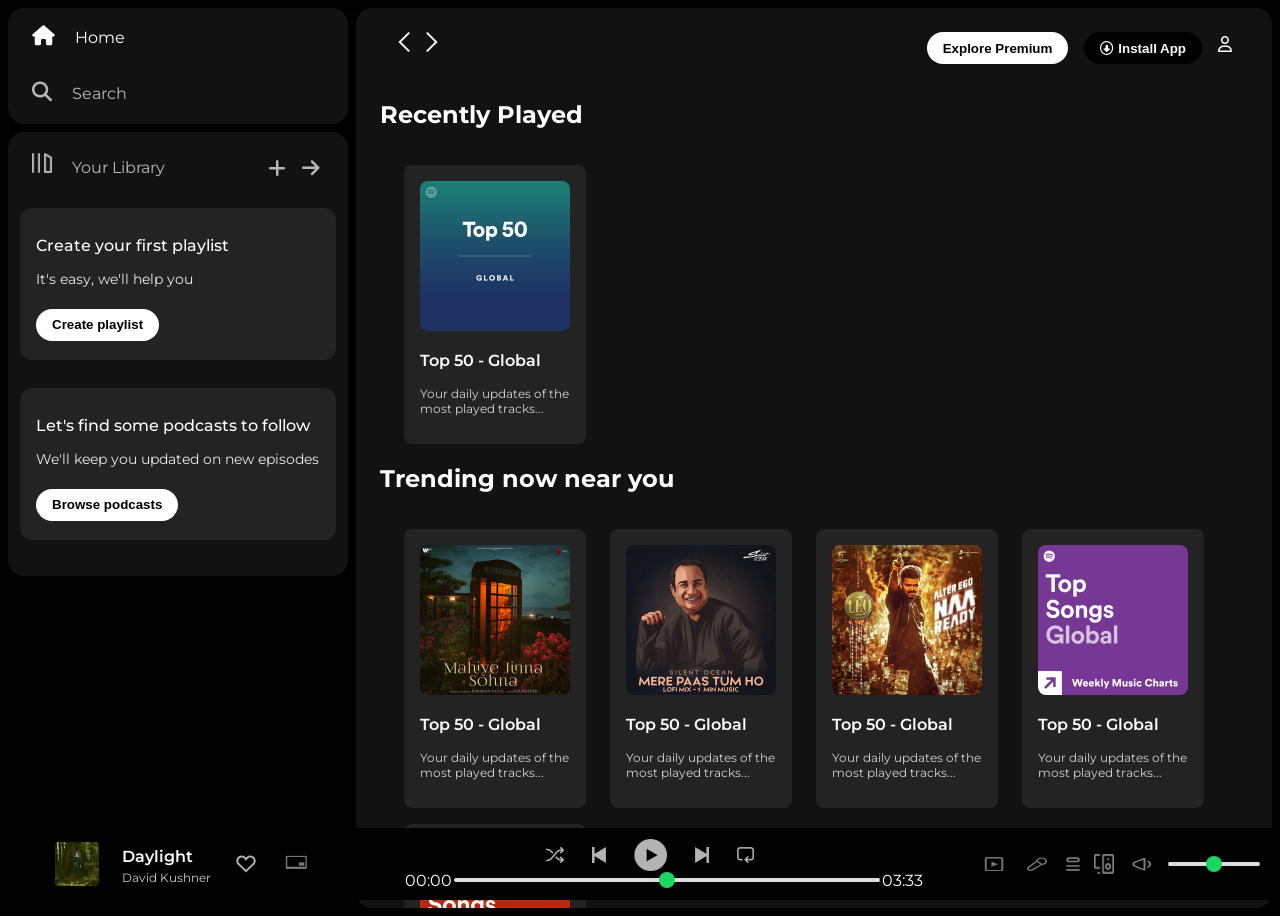
<file: index.html>
<!DOCTYPE html>
<html lang="en">
<head>
  <meta charset="UTF-8">
  <meta name="viewport" content="width=device-width, initial-scale=1.0">
  <link rel="stylesheet" href="https://cdnjs.cloudflare.com/ajax/libs/font-awesome/6.5.2/css/all.min.css" integrity="sha512-SnH5WK+bZxgPHs44uWIX+LLJAJ9/2PkPKZ5QiAj6Ta86w+fsb2TkcmfRyVX3pBnMFcV7oQPJkl9QevSCWr3W6A==" crossorigin="anonymous" referrerpolicy="no-referrer" />
  <link rel="icon" href="./assets/logo.png">
  <title>Spotify - Web Player: Music for everyone</title>
  <link rel="stylesheet" href="stylesheet.css">
  <link rel="preconnect" href="https://fonts.googleapis.com">
<link rel="preconnect" href="https://fonts.gstatic.com" crossorigin>
<link href="https://fonts.googleapis.com/css2?family=Montserrat:ital,wght@0,100..900;1,100..900&display=swap" rel="stylesheet">
</head>
<body>
  <div class="main">
    <button class="hamburger">
      <span></span>
      <span></span>
      <span></span>
    </button>
    <div class="sidebar-container">
      <div class="sidebar">
        <div class="nav">
          <div class="nav-option" style="opacity: 1;">
            <i class="fa-solid fa-house"></i>
            <a href="#">Home</a>
          </div>
          <div class="nav-option">
            <i class="fa-solid fa-magnifying-glass"></i>
            <a href="#">Search</a>
          </div>
        </div>
        <div class="library">
          <div class="options">
            <div class="lib-option nav-option">
              <img src="./assets/library_icon.png">
              <a href="#">Your Library</a>
            </div>
            <div class="icons">
              <i class="fa-solid fa-plus"></i>
              <i class="fa-solid fa-arrow-right"></i>
            </div>
          </div>
          <div class="lib-box">
            <div class="box">
              <p class="box-p1">Create your first playlist</p>
              <p class="box-p2">It's easy, we'll help you</p>
              <button class="badge">Create playlist</button>
            </div>
            <div class="box">
              <p class="box-p1">Let's find some podcasts to follow</p>
              <p class="box-p2">We'll keep you updated on new episodes</p>
              <button class="badge">Browse podcasts</button>
            </div>
          </div>
        </div>
      </div>
    </div>
    
    <div class="main-content">
      <div class="sticky-nav">
        <div class="sticky-nav-icons">
          <img src="./assets/backward_icon.png">
          <img src="./assets/forward_icon.png" class="hide">
        </div>
        <div class="sticky-nav-options">
          <button class="badge nav-item hide">Explore Premium</button>
          <button class="badge nav-item dark-badge"><i class="fa-regular fa-circle-down" style="margin-right: 5px;"></i>Install App</button>
          <i class="fa-regular fa-user nav-item"></i>
        </div>  
      </div>

      <h2>Recently Played</h2>
      <div class="card-container">
        <div class="card">
          <img src="./assets/card1img.jpeg" class="card-img">
          <p class="card-title">Top 50 - Global</p>
          <p class="card-info">Your daily updates of the most played tracks... </p>
        </div>
      </div>

      <h2>Trending now near you</h2>
      <div class="card-container">
        <div class="card">
          <img src="./assets/card2img.jpeg" class="card-img">
          <p class="card-title">Top 50 - Global</p>
          <p class="card-info">Your daily updates of the most played tracks... </p>
        </div>
        <div class="card">
          <img src="./assets/card3img.jpeg" class="card-img">
          <p class="card-title">Top 50 - Global</p>
          <p class="card-info">Your daily updates of the most played tracks... </p>
        </div>
        <div class="card">
          <img src="./assets/card4img.jpeg" class="card-img">
          <p class="card-title">Top 50 - Global</p>
          <p class="card-info">Your daily updates of the most played tracks... </p>
        </div>
        <div class="card">
          <img src="./assets/card5img.jpeg" class="card-img">
          <p class="card-title">Top 50 - Global</p>
          <p class="card-info">Your daily updates of the most played tracks... </p>
        </div>
        <div class="card">
          <img src="./assets/card6img.jpeg" class="card-img">
          <p class="card-title">Top 50 - Global</p>
          <p class="card-info">Your daily updates of the most played tracks... </p>
        </div>
      </div>

      <h2>Featured Charts</h2>
      <div class="card-container">
        <div class="card">
          <img src="./assets/card5img.jpeg" class="card-img">
          <p class="card-title">Top Songs - Global</p>
          <p class="card-info">Your weekly updates of the most played tracks... </p>
        </div>
        <div class="card">
          <img src="./assets/card6img.jpeg" class="card-img">
          <p class="card-title">Top Songs - India</p>
          <p class="card-info">Your weekly updates of the most played tracks... </p>
        </div>
        <div class="card">
          <img src="./assets/card1img.jpeg" class="card-img">
          <p class="card-title">Top 50 - Global</p>
          <p class="card-info">Your daily updates of the most played tracks... </p>
        </div>
      </div>
      <div class="footer">
        <div class="line"></div>
      </div>
    </div>
    <div class="music-player">
      <div class="album">
        <img src="./assets/album_picture.jpeg" class="album-picture">
        <div>
          <p class="card-title album-title">Daylight</p>
          <p class="card-info album-title album-info">David Kushner</p>
        </div>
        <img src="./assets/album_icon1.png" class="album-icon1">
        <img src="./assets/album_icon2.png" class="album-icon2">
      </div>
      <div class="player">
        <div class="player-controls">
          <img src="./assets/player_icon1.png" class="player-control-icon">
          <img src="./assets/player_icon2.png" class="player-control-icon">
          <img src="./assets/player_icon3.png" class="player-control-icon" style="height: 2rem;">
          <img src="./assets/player_icon4.png" class="player-control-icon">
          <img src="./assets/player_icon5.png" class="player-control-icon">
        </div>
        <div class="playback-bar">
          <span class="curr-time">00:00</span>
          <input type="range" min="0" max="100" class="progress-bar" step="1">
          <span class="tot-time">03:33</span>
        </div>
      </div>
      <div class="controls">
        <img src="./assets/controls_icon1.png" class="controls-img">
        <img src="./assets/controld_icon2.png" class="controls-img">
        <img src="./assets/controls_icon3.png" class="controls-img1">
        <img src="./assets/controls_icon4.png" class="controls-img1">
        <img src="./assets/controls_icon5.png" class="controls-img">
        <input type="range" min="0" max="100" step="1" class="progress-bar" style="width:30%">
      </div>
    </div>
  </div>
  <script>
    document.addEventListener('DOMContentLoaded', function() {
      const hamburger = document.querySelector('.hamburger');
      const sidebarContainer = document.querySelector('.sidebar-container');
      const mainContent = document.querySelector('.main-content');

      if (hamburger && sidebarContainer) {
        hamburger.addEventListener('click', function(event) {
          event.stopPropagation();
          sidebarContainer.classList.toggle('active');
          this.classList.toggle('active');
        });

        document.addEventListener('click', function(event) {
          if (sidebarContainer.classList.contains('active') &&
              !sidebarContainer.contains(event.target) &&
              !hamburger.contains(event.target)) {
            sidebarContainer.classList.remove('active');
            hamburger.classList.remove('active');
          }
        });

        if (mainContent) {
          mainContent.addEventListener('click', function() {
            if (sidebarContainer.classList.contains('active')) {
              sidebarContainer.classList.remove('active');
              hamburger.classList.remove('active');
            }
          });
        }
      }
    });
  </script>
</body>
</html>
</file>
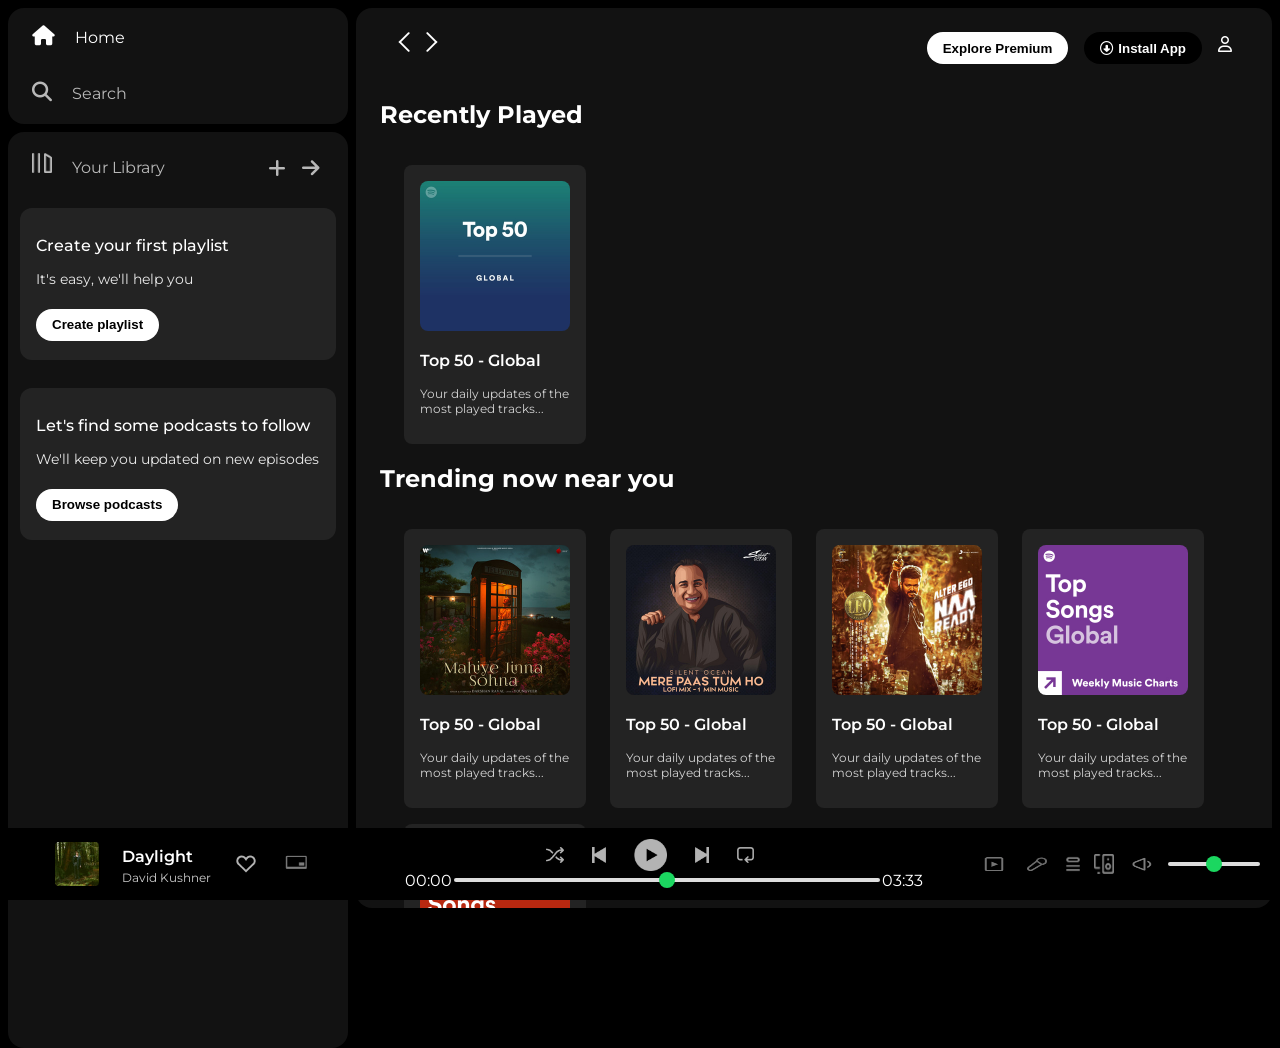
<file: spotify.html>
<!DOCTYPE html>
<html lang="en">
<head>
  <meta charset="UTF-8">
  <meta name="viewport" content="width=device-width, initial-scale=1.0">
  <link rel="stylesheet" href="https://cdnjs.cloudflare.com/ajax/libs/font-awesome/6.5.2/css/all.min.css" integrity="sha512-SnH5WK+bZxgPHs44uWIX+LLJAJ9/2PkPKZ5QiAj6Ta86w+fsb2TkcmfRyVX3pBnMFcV7oQPJkl9QevSCWr3W6A==" crossorigin="anonymous" referrerpolicy="no-referrer" />
  <link rel="icon" href="./assets/logo.png">
  <title>Spotify - Web Player: Music for everyone</title>
  <link rel="stylesheet" href="stylesheet.css">
  <link rel="preconnect" href="https://fonts.googleapis.com">
<link rel="preconnect" href="https://fonts.gstatic.com" crossorigin>
<link href="https://fonts.googleapis.com/css2?family=Montserrat:ital,wght@0,100..900;1,100..900&display=swap" rel="stylesheet">
</head>
<body>
  <div class="main">
    <div class="sidebar">
      <div class="nav">
        <div class="nav-option" style="opacity: 1;">
          <i class="fa-solid fa-house"></i>
          <a href="#">Home</a>
        </div>
        <div class="nav-option">
          <i class="fa-solid fa-magnifying-glass"></i>
          <a href="#">Search</a>
        </div>
      </div>
      <div class="library">
        <div class="options">
          <div class="lib-option nav-option">
            <img src="./assets/library_icon.png">
            <a href="#">Your Library</a>
          </div>
          <div class="icons">
            <i class="fa-solid fa-plus"></i>
            <i class="fa-solid fa-arrow-right"></i>
          </div>
        </div>
        <div class="lib-box">
          <div class="box">
            <p class="box-p1">Create your first playlist</p>
            <p class="box-p2">It's easy, we'll help you</p>
            <button class="badge">Create playlist</button>
          </div>
          <div class="box">
            <p class="box-p1">Let's find some podcasts to follow</p>
            <p class="box-p2">We'll keep you updated on new episodes</p>
            <button class="badge">Browse podcasts</button>
          </div>
        </div>
      </div>
    </div>
    
    <div class="main-content">
      <div class="sticky-nav">
        <div class="sticky-nav-icons">
          <img src="./assets/backward_icon.png">
          <img src="./assets/forward_icon.png" class="hide">
        </div>
        <div class="sticky-nav-options">
          <button class="badge nav-item hide">Explore Premium</button>
          <button class="badge nav-item dark-badge"><i class="fa-regular fa-circle-down" style="margin-right: 5px;"></i>Install App</button>
          <i class="fa-regular fa-user nav-item"></i>
        </div>  
      </div>

      <h2>Recently Played</h2>
      <div class="card-container">
        <div class="card">
          <img src="./assets/card1img.jpeg" class="card-img">
          <p class="card-title">Top 50 - Global</p>
          <p class="card-info">Your daily updates of the most played tracks... </p>
        </div>
      </div>

      <h2>Trending now near you</h2>
      <div class="card-container">
        <div class="card">
          <img src="./assets/card2img.jpeg" class="card-img">
          <p class="card-title">Top 50 - Global</p>
          <p class="card-info">Your daily updates of the most played tracks... </p>
        </div>
        <div class="card">
          <img src="./assets/card3img.jpeg" class="card-img">
          <p class="card-title">Top 50 - Global</p>
          <p class="card-info">Your daily updates of the most played tracks... </p>
        </div>
        <div class="card">
          <img src="./assets/card4img.jpeg" class="card-img">
          <p class="card-title">Top 50 - Global</p>
          <p class="card-info">Your daily updates of the most played tracks... </p>
        </div>
        <div class="card">
          <img src="./assets/card5img.jpeg" class="card-img">
          <p class="card-title">Top 50 - Global</p>
          <p class="card-info">Your daily updates of the most played tracks... </p>
        </div>
        <div class="card">
          <img src="./assets/card6img.jpeg" class="card-img">
          <p class="card-title">Top 50 - Global</p>
          <p class="card-info">Your daily updates of the most played tracks... </p>
        </div>
      </div>

      <h2>Featured Charts</h2>
      <div class="card-container">
        <div class="card">
          <img src="./assets/card5img.jpeg" class="card-img">
          <p class="card-title">Top Songs - Global</p>
          <p class="card-info">Your weekly updates of the most played tracks... </p>
        </div>
        <div class="card">
          <img src="./assets/card6img.jpeg" class="card-img">
          <p class="card-title">Top Songs - India</p>
          <p class="card-info">Your weekly updates of the most played tracks... </p>
        </div>
        <div class="card">
          <img src="./assets/card1img.jpeg" class="card-img">
          <p class="card-title">Top 50 - Global</p>
          <p class="card-info">Your daily updates of the most played tracks... </p>
        </div>
      </div>
      <div class="footer">
        <div class="line"></div>
      </div>
    </div>
    <div class="music-player">
      <div class="album">
        <img src="./assets/album_picture.jpeg" class="album-picture">
        <div>
          <p class="card-title album-title">Daylight</p>
          <p class="card-info album-title album-info">David Kushner</p>
        </div>
        <img src="./assets/album_icon1.png" class="album-icon1">
        <img src="./assets/album_icon2.png" class="album-icon2">
      </div>
      <div class="player">
        <div class="player-controls">
          <img src="./assets/player_icon1.png" class="player-control-icon">
          <img src="./assets/player_icon2.png" class="player-control-icon">
          <img src="./assets/player_icon3.png" class="player-control-icon" style="height: 2rem;">
          <img src="./assets/player_icon4.png" class="player-control-icon">
          <img src="./assets/player_icon5.png" class="player-control-icon">
        </div>
        <div class="playback-bar">
          <span class="curr-time">00:00</span>
          <input type="range" min="0" max="100" class="progress-bar" step="1">
          <span class="tot-time">03:33</span>
        </div>
      </div>
      <div class="controls">
        <img src="./assets/controls_icon1.png" class="controls-img">
        <img src="./assets/controld_icon2.png" class="controls-img">
        <img src="./assets/controls_icon3.png" class="controls-img1">
        <img src="./assets/controls_icon4.png" class="controls-img1">
        <img src="./assets/controls_icon5.png" class="controls-img">
        <input type="range" min="0" max="100" step="1" class="progress-bar" style="width:30%">
      </div>
    </div>
  </div>
</body>
</html>
</file>
<file: stylesheet.css>
body {
    font-family: "Montserrat", sans-serif;
    margin: 0;
    background-color: #000;
    color: #fff;
    overflow: hidden;
}

.main {
    display: flex;
    height: 100vh;
    padding: 0.5rem;
}

.sidebar {
    background-color: black;
    width: 340px; 
    border-radius: 1rem; /* 16px */
    margin-right: 0.5rem;
}

.main-content {
    background-color: #121212;
    flex: 1;
    border-radius: 1rem;
    overflow: auto;
    padding: 0 1.5rem 0 1.5rem;
}

.music-player {
    background-color: black;
    position: fixed;
    bottom: 0px;
    width: 100%;
    height: 72px;
}

a {
    text-decoration: none;
    color: #fff;
}

.nav {
    background-color: #121212;
    border-radius: 1rem;
    display: flex;
    flex-direction:column;
    justify-content: center;
    height: 100px;
    padding: 0.5rem 0.75rem;
}

.nav-option {
    line-height: 2.5rem;
    opacity: 0.7;
    padding: 0.5rem 0.75rem;
}

.nav-option:hover {
    opacity: 1;
}

.nav-option i {
    font-size: 1.25rem;
}

.nav-option a{
    font-size: 1rem;
    margin-left: 1rem;
}

.library {
    background-color: #121212;
    border-radius: 1rem;
    height: 100%;
    margin-top: 0.5rem;
    padding: 0.5rem 0.75rem;
}

.options {
    display: flex;
    justify-content: space-between ;
    align-items: center;
}

.lib-option img {
    height: 1.25rem;
    width: 1.25rem;
}

.icons {
    font-size: 1.25rem;
    display: flex;
}

.icons i{
    opacity: 0.7;
    margin-right: 1rem;
}

.icons i:hover {
    opacity: 1;
}

.box {
    background-color: #232323;
    height: 8rem;
    border-radius: 0.75rem;
    margin: 0.75rem 0 1.75rem 0;
    padding: 0.75rem 1rem;
}

.box-p1 {
    font-size: 1rem;
    font-weight: 500;
}

.box-p2 {
    font-size: 0.85rem;
    opacity: 0.9;
}

.badge {
    background-color: white;
    border: none;
    border-radius: 100px;
    padding: 0.25rem 1rem;
    font-weight: 700;
    margin-top: 0.5rem;
    height: 2rem;
    width: fit-content;
}

.dark-badge{
    background-color: #000;
    color: #fff;
}

.sticky-nav {
    position: sticky;
    top:0;
    background-color: #121212;
    display: flex;
    justify-content: space-between;
    align-items: center;
    padding: 1rem 0 1rem 0;
    z-index: 10;
}

.sticky-nav-icons {
    margin-left: 0.75rem;
}

.sticky-nav-options {
    display: flex;
    justify-content: center;
    align-items: center;
}

.nav-item {
    margin-right: 1rem;
}

@media (max-width:1000px) {
    .hide {
        display: none;
    }
}

.card {
    background-color: #232323;
    width: 150px;
    border-radius: 0.5rem;
    padding: 1rem;
    margin-left: 1.5rem;
    margin-top: 1rem;
}

.card-container {
    display:flex;
    flex-wrap: wrap;
}

.card-img {
    width: 100%;
    border-radius: 0.5rem;
}

.card-title {
    font-weight: 600;
}

.card-info {
    font-size: 0.75rem;
    opacity: 0.8;
}

.footer {
    height: 300px;
    display: flex;
    align-items: center;
    justify-content: center;
}

.line {
    width: 90%;
    height: 50%;
    border-top: 1px solid white;
    opacity: 0.4;
}

.music-player {
    display: flex;
    justify-content: space-between;
    align-items: center;
}

.album {
    width: 25%;
}

.player {
    width: 50%;
}

.controls {
    width: 25%;
}

.player-controls {
    display: flex;
    justify-content: center;
    align-items: center;
}

.player-control-icon {
    height: 1rem;
    margin-right: 1.75rem;
    opacity: 0.7;
}

.player-control-icon:hover {
    opacity:1;
}

.playback-bar {
    display: flex;
    justify-content: center; 
    align-items: center;
}

.progress-bar {
    width: 70%;
    appearance: none;
    background-color: transparent;
    cursor: pointer;
}

.progress-bar::-webkit-slider-runnable-track {
    background-color: #ddd;
    border-radius: 100px;
    height: 0.2rem;
}

.progress-bar::-webkit-slider-thumb {
    appearance: none;
    height: 1rem;
    width: 1rem;
    background-color: #1bd760;
    border-radius: 50%;
    margin-top: -6px;

}

.album {
    display: flex;
    justify-content: space-evenly;
    align-items: center;
    padding: 1.5rem;
}

.album-picture {
    height: 2.75rem;
    width: 2.75rem;
    border-radius: 0.25rem;
}

.album-icon1 {
    height: 1.5rem;
    width: 1.5rem;
    opacity: 0.7;
}

.album img:hover {
    opacity: 1;
}

.album-icon2 {
    height: 2rem;
    width: 2rem;
    opacity: 0.7;
}

.album-title {
    display: flex;
    flex-direction: column;
    justify-content: center;
}

.album-info {
    margin-top: -0.75rem;
}

.controls {
    display: flex;
    align-items: center;
    justify-content: space-evenly;
    padding-right: 1rem;
}

.controls-img {
    height: 2rem;
    width: 2rem;
    opacity: 0.7;
}

.controls-img1 {
    height: 1.25rem;
    width: 1.25rem;
    opacity: 0.5;
}

.controls-img:hover {
    opacity: 1;
}

.controls-img1:hover {
    opacity: 1;
}

/* Hamburger styles */
.hamburger {
    display: none; /* Hide by default, show only on mobile */
    flex-direction: column;
    justify-content: space-around;
    width: 30px;
    height: 25px;
    background: transparent;
    border: none;
    cursor: pointer;
    padding: 0;
    z-index: 10;
}

.hamburger span {
    width: 30px;
    height: 3px;
    background: white;
    transition: all 0.3s linear;
}

.hamburger.active span:nth-child(1) {
    transform: rotate(45deg) translate(5px, 5px);
}

.hamburger.active span:nth-child(2) {
    opacity: 0;
}

.hamburger.active span:nth-child(3) {
    transform: rotate(-45deg) translate(7px, -6px);
}

/* Sidebar styles */
.sidebar-container {
    /* ... existing styles ... */
    transition: transform 0.3s ease-in-out;
}

@media screen and (max-width: 992px) {
    .hamburger {
        display: flex; /* Show hamburger on mobile */
    }

    .sidebar-container {
        position: fixed;
        top: 0;
        left: 0;
        height: 100vh;
        z-index: 1000;
        transform: translateX(-100%);
    }

    .sidebar-container.active {
        transform: translateX(0);
    }

    /* ... other mobile styles ... */
}
</file>
